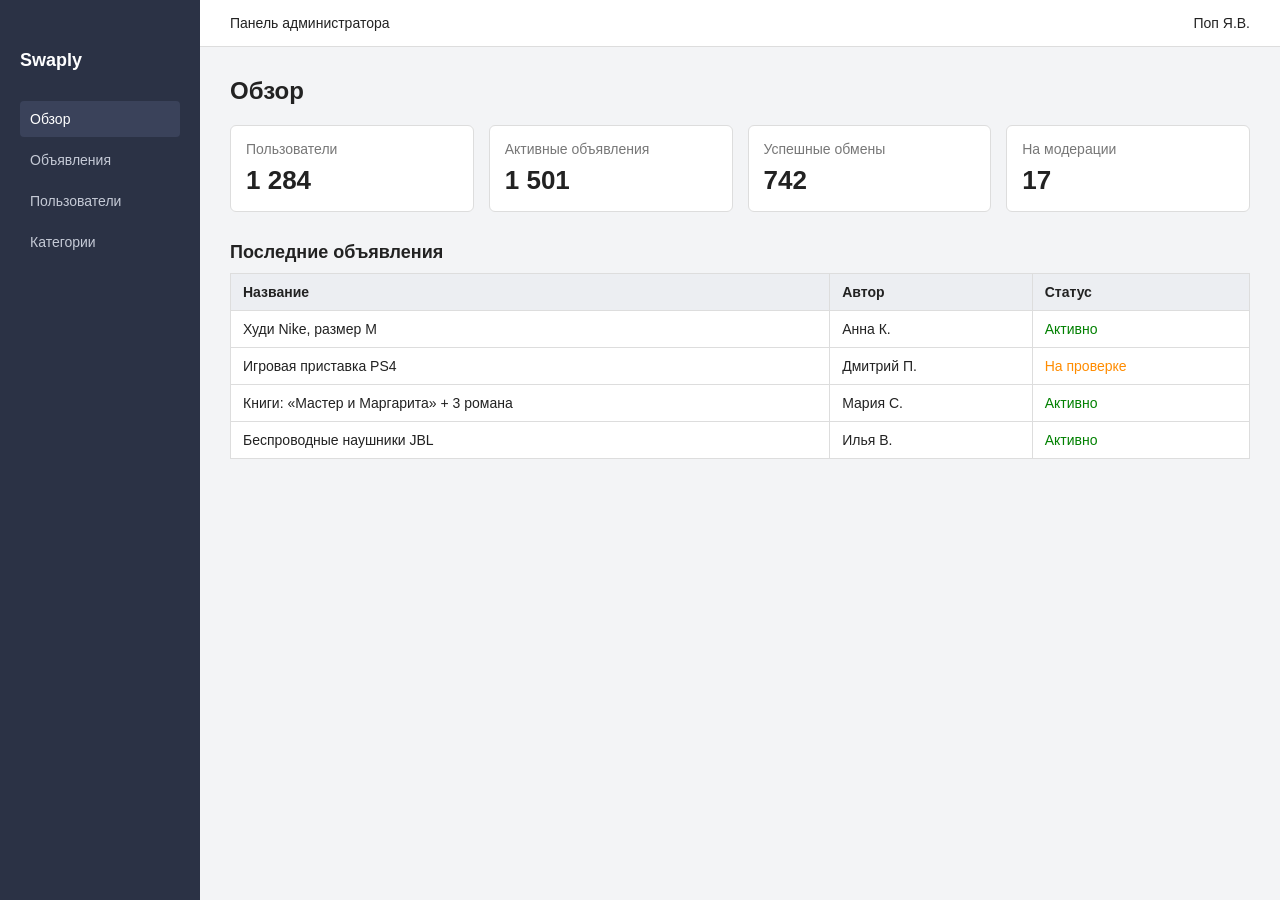
<file: index.html>
<!DOCTYPE html>
<html lang="ru">
<head>
  <meta charset="UTF-8">
  <title>Обзор — Swaply Admin</title>
  <link rel="stylesheet" href="style.css">
</head>
<body>

  <div class="sidebar">
    <h2 class="logo">Swaply</h2>
    <ul class="menu">
      <li><a href="index.html" class="current">Обзор</a></li>
      <li><a href="listings.html">Объявления</a></li>
      <li><a href="users.html">Пользователи</a></li>
      <li><a href="categories.html">Категории</a></li>
    </ul>
  </div>

  <div class="main">

    <div class="header">
      <span>Панель администратора</span>
      <span>Поп Я.В.</span>
    </div>

    <!-- Обзор -->
    <div class="page">
      <h1>Обзор</h1>

      <div class="stats">
        <div class="box">
          <p>Пользователи</p>
          <b>1 284</b>
        </div>
        <div class="box">
          <p>Активные объявления</p>
          <b>1 501</b>
        </div>
        <div class="box">
          <p>Успешные обмены</p>
          <b>742</b>
        </div>
        <div class="box">
          <p>На модерации</p>
          <b>17</b>
        </div>
      </div>

      <h2>Последние объявления</h2>
      <table>
        <tr>
          <th>Название</th>
          <th>Автор</th>
          <th>Статус</th>
        </tr>
        <tr>
          <td>Худи Nike, размер M</td>
          <td>Анна К.</td>
          <td class="active">Активно</td>
        </tr>
        <tr>
          <td>Игровая приставка PS4</td>
          <td>Дмитрий П.</td>
          <td class="review">На проверке</td>
        </tr>
        <tr>
          <td>Книги: «Мастер и Маргарита» + 3 романа</td>
          <td>Мария С.</td>
          <td class="active">Активно</td>
        </tr>
        <tr>
          <td>Беспроводные наушники JBL</td>
          <td>Илья В.</td>
          <td class="active">Активно</td>
        </tr>
      </table>
    </div>

  </div>

</body>
</html>
</file>
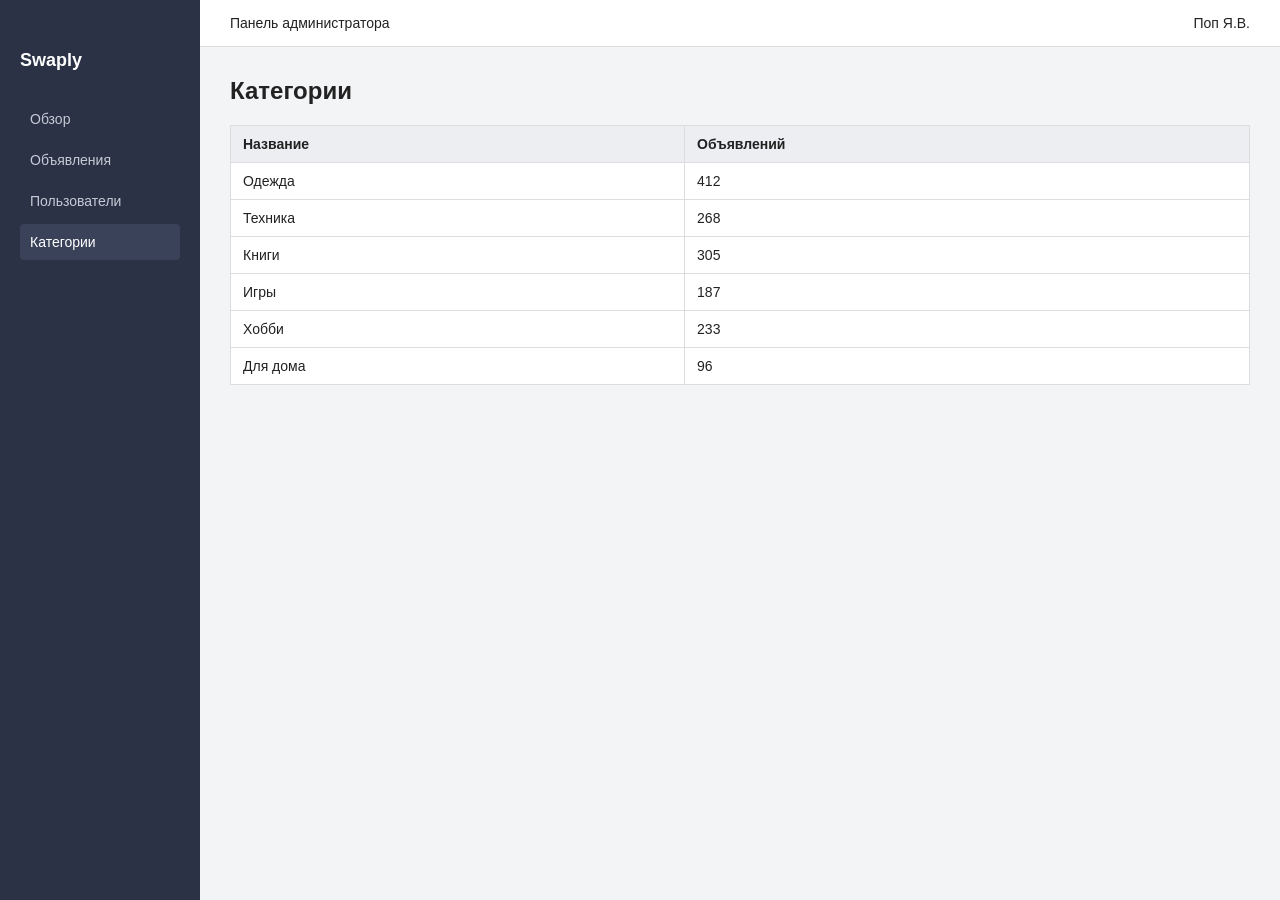
<file: categories.html>
<!DOCTYPE html>
<html lang="ru">
<head>
  <meta charset="UTF-8">
  <title>Категории — Swaply Admin</title>
  <link rel="stylesheet" href="style.css">
</head>
<body>

  <div class="sidebar">
    <h2 class="logo">Swaply</h2>
    <ul class="menu">
      <li><a href="index.html">Обзор</a></li>
      <li><a href="listings.html">Объявления</a></li>
      <li><a href="users.html">Пользователи</a></li>
      <li><a href="categories.html" class="current">Категории</a></li>
    </ul>
  </div>

  <div class="main">

    <div class="header">
      <span>Панель администратора</span>
      <span>Поп Я.В.</span>
    </div>

    <!-- Категории -->
    <div class="page">
      <h1>Категории</h1>

      <table>
        <tr>
          <th>Название</th>
          <th>Объявлений</th>
        </tr>
        <tr>
          <td>Одежда</td>
          <td>412</td>
        </tr>
        <tr>
          <td>Техника</td>
          <td>268</td>
        </tr>
        <tr>
          <td>Книги</td>
          <td>305</td>
        </tr>
        <tr>
          <td>Игры</td>
          <td>187</td>
        </tr>
        <tr>
          <td>Хобби</td>
          <td>233</td>
        </tr>
        <tr>
          <td>Для дома</td>
          <td>96</td>
        </tr>
      </table>
    </div>

  </div>

</body>
</html>
</file>
<file: style.css>
* {
  margin: 0;
  padding: 0;
  box-sizing: border-box;
}

body {
  font-family: Arial, sans-serif;
  font-size: 14px;
  color: #222;
  background: #f3f4f6;
}

/* левое меню */
.sidebar {
  position: fixed;
  top: 0;
  left: 0;
  width: 200px;
  height: 100%;
  background: #2b3245;
  padding: 20px;
}

.logo {
  color: white;
  margin-bottom: 30px;
}

.menu {
  list-style: none;
}

.menu li {
  margin-bottom: 5px;
}

.menu a {
  display: block;
  padding: 10px;
  color: #c5cad6;
  text-decoration: none;
  border-radius: 4px;
}

.menu a:hover {
  background: #3a425a;
}

/* текущая страница в меню */
.menu a.current {
  background: #3a425a;
  color: white;
}

/* правая часть */
.main {
  margin-left: 200px;
}

.header {
  display: flex;
  justify-content: space-between;
  background: white;
  padding: 15px 30px;
  border-bottom: 1px solid #ddd;
}

.page {
  padding: 30px;
}

h1 {
  margin-bottom: 20px;
  font-size: 24px;
}

h2 {
  margin: 30px 0 10px;
  font-size: 18px;
}

/* карточки на обзоре */
.stats {
  display: flex;
  gap: 15px;
}

.box {
  flex: 1;
  background: white;
  padding: 15px;
  border: 1px solid #ddd;
  border-radius: 6px;
}

.box p {
  color: #777;
  margin-bottom: 8px;
}

.box b {
  font-size: 26px;
}

table {
  width: 100%;
  background: white;
  border-collapse: collapse;
}

th, td {
  padding: 10px 12px;
  text-align: left;
  border: 1px solid #ddd;
}

th {
  background: #eceef2;
}

/* кнопки (заглушки) */
button {
  padding: 5px 10px;
  margin-right: 4px;
  border: 1px solid #aaa;
  background: #f5f5f5;
  border-radius: 4px;
  cursor: pointer;
}

button:hover {
  background: #e2e4e8;
}

/* статусы */
.active {
  color: green;
}

.review {
  color: darkorange;
}

.blocked {
  color: red;
}
</file>
